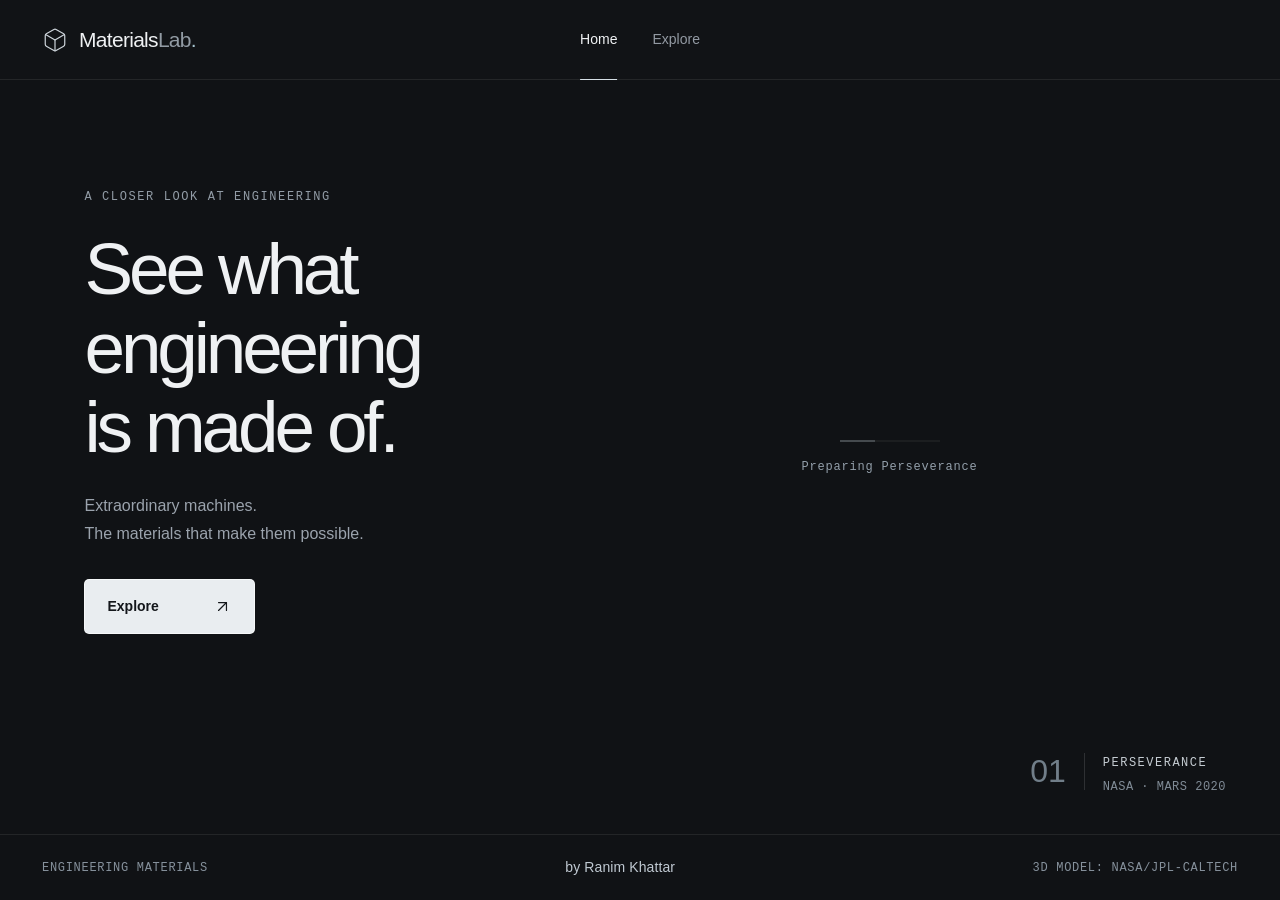
<file: index.html>
<!DOCTYPE html><html lang="en" class="dark"><head><meta charSet="utf-8"/><meta name="viewport" content="width=device-width, initial-scale=1"/><link rel="stylesheet" href="/assets/index-RGRQLokC.css" data-rsc-css-href="/assets/index-RGRQLokC.css" data-precedence="vite-rsc/importer-resources"/><link rel="modulepreload" href="/assets/layout-segment-context-BI8pfMYl.js" crossorigin=""/><link rel="modulepreload" href="/assets/rolldown-runtime-S-ySWqyJ.js" crossorigin=""/><link rel="modulepreload" href="/assets/index-z6HXnYkm.js" crossorigin=""/><link rel="modulepreload" href="/assets/framework-DC_sNd-Z.js" crossorigin=""/><link rel="modulepreload" href="/assets/page-transitions-DtdT4r3O.js" crossorigin=""/><link rel="modulepreload" href="/assets/query-DZOG5WwV.js" crossorigin=""/><link rel="modulepreload" href="/assets/Icon-CPtOFHDJ.js" crossorigin=""/><link rel="modulepreload" href="/assets/rover-viewport-DV8VqFc1.js" crossorigin=""/><title>MaterialsLab — See what engineering is made of</title><meta name="description" content="A closer look at the materials behind extraordinary machines. Inspect real hardware and experiment with material behavior."/><link rel="shortcut icon" href="/favicon.svg"/><link rel="icon" href="/favicon.svg"/><script>self.__VINEXT_RSC_PARAMS__={}</script><script>self.__VINEXT_RSC_NAV__={"pathname":"/","searchParams":[]}</script><link rel="modulepreload" href="/assets/index-z6HXnYkm.js" />
</head><body><div class="page-transition"><main class="home-page"><header class="site-header"><a href="/" class="brand" aria-label="MaterialsLab home"><svg xmlns="http://www.w3.org/2000/svg" width="26" height="26" viewBox="0 0 24 24" fill="none" stroke="currentColor" stroke-width="1.1" stroke-linecap="round" stroke-linejoin="round" class="lucide lucide-box" aria-hidden="true"><path d="M21 8a2 2 0 0 0-1-1.73l-7-4a2 2 0 0 0-2 0l-7 4A2 2 0 0 0 3 8v8a2 2 0 0 0 1 1.73l7 4a2 2 0 0 0 2 0l7-4A2 2 0 0 0 21 16Z"></path><path d="m3.3 7 8.7 5 8.7-5"></path><path d="M12 22V12"></path></svg><span>Materials<span class="brand-lab">Lab</span><span class="brand-period">.</span></span></a><nav aria-label="Main navigation"><a href="/" class="nav-link active" aria-current="page">Home</a><a href="/explore" class="nav-link">Explore</a></nav></header><section class="home-stage" aria-labelledby="home-title"><div class="home-model"><div class="rover-viewport hero" role="img" aria-label="Perseverance rover in a graphite inspection studio"><div class="canvas-shell"><div class="viewer-loading" role="status"><span class="loading-line"></span>Preparing <!-- -->Perseverance</div></div></div></div><div class="home-copy"><p class="eyebrow">A CLOSER LOOK AT ENGINEERING</p><h1 id="home-title">See what<br/>engineering<br/>is made of.</h1><p class="home-description">Extraordinary machines.<br/>The materials that make them possible.</p><a href="/explore" class="explore-button">Explore <svg xmlns="http://www.w3.org/2000/svg" width="19" height="19" viewBox="0 0 24 24" fill="none" stroke="currentColor" stroke-width="1.5" stroke-linecap="round" stroke-linejoin="round" class="lucide lucide-arrow-up-right" aria-hidden="true"><path d="M7 7h10v10"></path><path d="M7 17 17 7"></path></svg></a></div><div class="specimen-caption"><span class="specimen-number">01</span><div><span>PERSEVERANCE</span><p>NASA · MARS 2020</p></div></div></section><footer class="home-footer"><span>ENGINEERING MATERIALS</span><span class="author-credit">by Ranim Khattar</span><span class="model-credit">3D MODEL: NASA/JPL-CALTECH</span></footer></main></div><script id="_R_">import("/assets/index-z6HXnYkm.js")</script></body></html><script>self.__VINEXT_RSC_CHUNKS__=self.__VINEXT_RSC_CHUNKS__||[];self.__VINEXT_RSC_CHUNKS__.push("2:I[\"b33f7d41f94a\",[],\"PageTransitions\",1]\n3:I[\"8c0f216c4604\",[],\"Children\",1]\n4:I[\"15c18cfaeeff\",[],\"LayoutSegmentProvider\",1]\n5:I[\"8c0f216c4604\",[],\"Slot\",1]\n6:I[\"593f344dc510\",[],\"RedirectBoundary\",1]\n:HL[\"/assets/index-RGRQLokC.css\",\"style\"]\n0:{\"__route\":\"route:/\",\"__interceptionContext\":null,\"__layoutIds\":[\"layout:/\"],\"__rootLayout\":\"/\",\"page:/\":\"$L1\",\"layout:/\":[[[[\"$\",\"link\",\"css:/assets/index-RGRQLokC.css\",{\"rel\":\"stylesheet\",\"precedence\":\"vite-rsc/importer-resources\",\"href\":\"/assets/index-RGRQLokC.css\",\"data-rsc-css-href\":\"/assets/index-RGRQLokC.css\"}],\"$undefined\"],[\"$\",\"html\",null,{\"lang\":\"en\",\"className\":\"dark\",\"children\":[\"$\",\"body\",null,{\"children\":[\"$\",\"$L2\",null,{\"children\":[\"$\",\"$L3\",null,{}]}]}]}]],null],\"route:/\":[[[\"$\",\"meta\",null,{\"charSet\":\"utf-8\"}],[[\"$\",\"title\",\"0\",{\"children\":\"MaterialsLab — See what engineering is made of\"}],[\"$\",\"meta\",\"1\",{\"name\":\"description\",\"content\":\"A closer look at the materials behind extraordinary machines. Inspect real hardware and experiment with material behavior.\"}],[\"$\",\"link\",\"2\",{\"rel\":\"shortcut icon\",\"href\":\"/favicon.svg\"}],[\"$\",\"link\",\"3\",{\"rel\":\"icon\",\"href\":\"/favicon.svg\"}]],[[\"$\",\"meta\",\"0\",{\"name\":\"viewport\",\"content\":\"width=device-width, initial-scale=1\"}]]],[\"$\",\"$L4\",null,{\"segmentMap\":{\"children\":[]},\"children\":[\"$\",\"$L5\",null,{\"id\":\"layout:/\",\"parallelSlots\":\"$undefined\",\"children\":[\"$\",\"$L6\",null,{\"children\":[\"$\",\"$L4\",null,{\"segmentMap\":{\"children\":[]},\"children\":[\"$\",\"$L5\",null,{\"id\":\"page:/\"}]}]}]}]}]],\"__layoutFlags\":{\"layout:/\":\"s\"},\"__artifactCompatibility\":{\"schemaVersion\":1,\"graphVersion\":\"app-route-graph:4uhn5s1wvoptc\",\"deploymentVersion\":\"9544a689-a7cf-4fc9-b22e-ac71b7a3df4c\",\"appElementsSchemaVersion\":1,\"rscPayloadSchemaVersion\":1,\"rootBoundaryId\":\"/\",\"renderEpoch\":null}}\n")</script><script>self.__VINEXT_RSC_CHUNKS__=self.__VINEXT_RSC_CHUNKS__||[];self.__VINEXT_RSC_CHUNKS__.push("7:I[\"b33f7d41f94a\",[],\"TransitionLink\",1]\n8:I[\"339f946bc456\",[],\"default\",1]\n9:I[\"198913e6d561\",[],\"RoverViewport\",1]\n")</script><script>self.__VINEXT_RSC_CHUNKS__=self.__VINEXT_RSC_CHUNKS__||[];self.__VINEXT_RSC_CHUNKS__.push("1:[\"$\",\"main\",null,{\"className\":\"home-page\",\"children\":[[\"$\",\"header\",null,{\"className\":\"site-header\",\"children\":[[\"$\",\"$L7\",null,{\"href\":\"/\",\"className\":\"brand\",\"aria-label\":\"MaterialsLab home\",\"children\":[[\"$\",\"$L8\",null,{\"ref\":\"$undefined\",\"iconNode\":[[\"path\",{\"d\":\"M21 8a2 2 0 0 0-1-1.73l-7-4a2 2 0 0 0-2 0l-7 4A2 2 0 0 0 3 8v8a2 2 0 0 0 1 1.73l7 4a2 2 0 0 0 2 0l7-4A2 2 0 0 0 21 16Z\",\"key\":\"hh9hay\"}],[\"path\",{\"d\":\"m3.3 7 8.7 5 8.7-5\",\"key\":\"g66t2b\"}],[\"path\",{\"d\":\"M12 22V12\",\"key\":\"d0xqtd\"}]],\"className\":\"lucide-box\",\"size\":26,\"strokeWidth\":1.1}],[\"$\",\"span\",null,{\"children\":[\"Materials\",[\"$\",\"span\",null,{\"className\":\"brand-lab\",\"children\":\"Lab\"}],[\"$\",\"span\",null,{\"className\":\"brand-period\",\"children\":\".\"}]]}]]}],[\"$\",\"nav\",null,{\"aria-label\":\"Main navigation\",\"children\":[[\"$\",\"$L7\",null,{\"href\":\"/\",\"className\":\"nav-link active\",\"aria-current\":\"page\",\"children\":\"Home\"}],[\"$\",\"$L7\",null,{\"href\":\"/explore\",\"className\":\"nav-link\",\"aria-current\":\"$undefined\",\"children\":\"Explore\"}]]}]]}],[\"$\",\"section\",null,{\"className\":\"home-stage\",\"aria-labelledby\":\"home-title\",\"children\":[[\"$\",\"div\",null,{\"className\":\"home-model\",\"children\":[\"$\",\"$L9\",null,{\"mode\":\"hero\"}]}],[\"$\",\"div\",null,{\"className\":\"home-copy\",\"children\":[[\"$\",\"p\",null,{\"className\":\"eyebrow\",\"children\":\"A CLOSER LOOK AT ENGINEERING\"}],[\"$\",\"h1\",null,{\"id\":\"home-title\",\"children\":[\"See what\",[\"$\",\"br\",null,{}],\"engineering\",[\"$\",\"br\",null,{}],\"is made of.\"]}],[\"$\",\"p\",null,{\"className\":\"home-description\",\"children\":[\"Extraordinary machines.\",[\"$\",\"br\",null,{}],\"The materials that make them possible.\"]}],[\"$\",\"$L7\",null,{\"href\":\"/explore\",\"className\":\"explore-button\",\"children\":[\"Explore \",[\"$\",\"$L8\",null,{\"ref\":\"$undefined\",\"iconNode\":[[\"path\",{\"d\":\"M7 7h10v10\",\"key\":\"1tivn9\"}],[\"path\",{\"d\":\"M7 17 17 7\",\"key\":\"1vkiza\"}]],\"className\":\"lucide-arrow-up-right\",\"size\":19,\"strokeWidth\":1.5}]]}]]}],[\"$\",\"div\",null,{\"className\":\"specimen-caption\",\"children\":[[\"$\",\"span\",null,{\"className\":\"specimen-number\",\"children\":\"01\"}],[\"$\",\"div\",null,{\"children\":[[\"$\",\"span\",null,{\"children\":\"PERSEVERANCE\"}],[\"$\",\"p\",null,{\"children\":\"NASA · MARS 2020\"}]]}]]}]]}],[\"$\",\"footer\",null,{\"className\":\"home-footer\",\"children\":[[\"$\",\"span\",null,{\"children\":\"ENGINEERING MATERIALS\"}],[\"$\",\"span\",null,{\"className\":\"author-credit\",\"children\":\"by Ranim Khattar\"}],[\"$\",\"span\",null,{\"className\":\"model-credit\",\"children\":\"3D MODEL: NASA/JPL-CALTECH\"}]]}]]}]\n")</script><script>self.__VINEXT_RSC_DONE__=true</script>
</file>
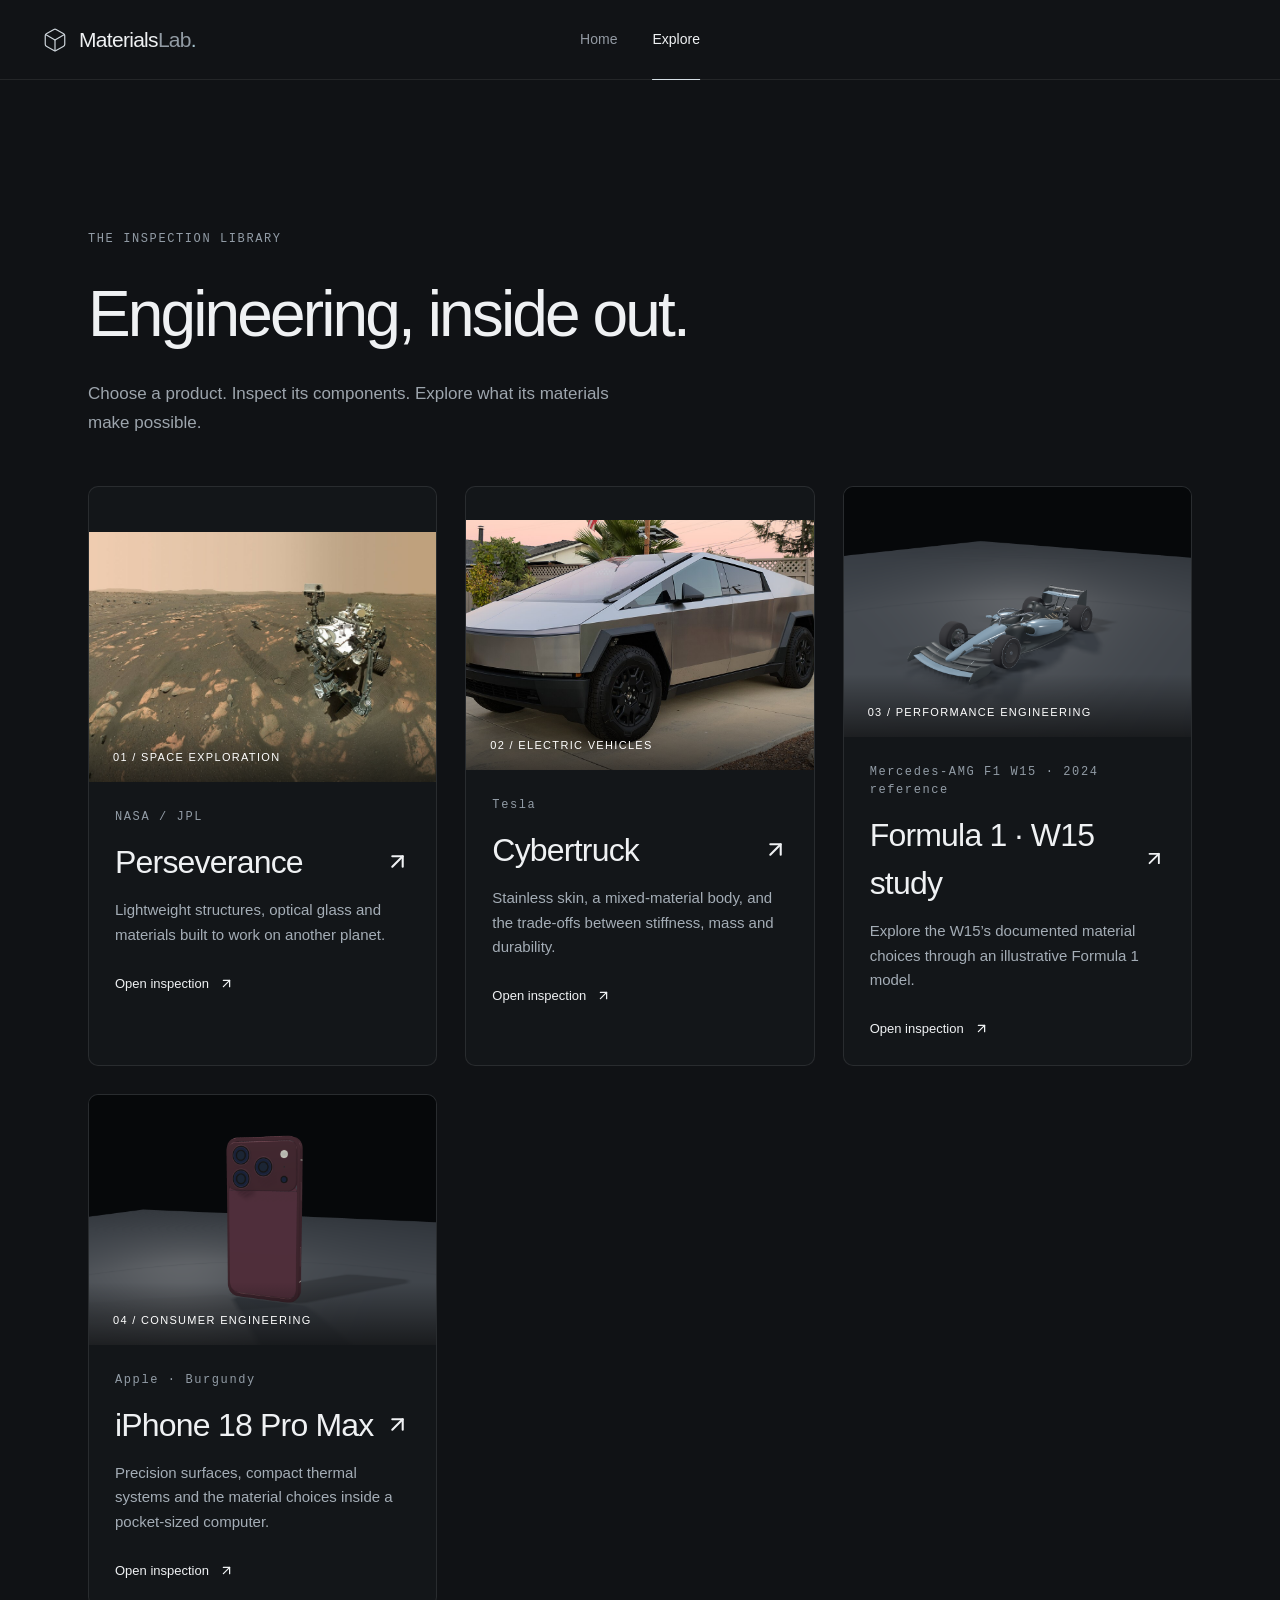
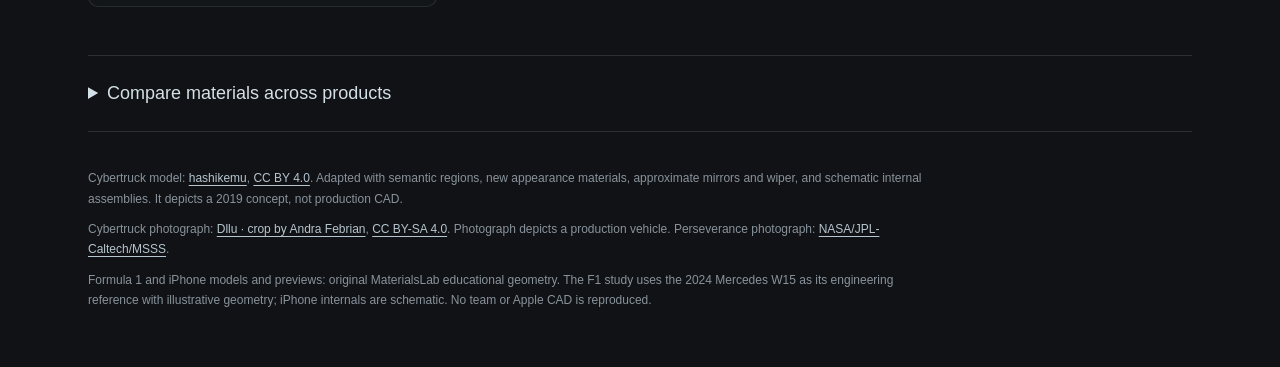
<file: explore/index.html>
<!DOCTYPE html><html lang="en" class="dark"><head><meta charSet="utf-8"/><meta name="viewport" content="width=device-width, initial-scale=1"/><link rel="preload" as="image" href="/images/perseverance-preview.jpg"/><link rel="preload" as="image" href="/images/cybertruck-preview.jpg"/><link rel="preload" as="image" href="/images/f1-preview.png"/><link rel="preload" as="image" href="/images/iphone-preview.png"/><link rel="stylesheet" href="/assets/index-RGRQLokC.css" data-rsc-css-href="/assets/index-RGRQLokC.css" data-precedence="vite-rsc/importer-resources"/><link rel="modulepreload" href="/assets/layout-segment-context-BI8pfMYl.js" crossorigin=""/><link rel="modulepreload" href="/assets/rolldown-runtime-S-ySWqyJ.js" crossorigin=""/><link rel="modulepreload" href="/assets/index-z6HXnYkm.js" crossorigin=""/><link rel="modulepreload" href="/assets/framework-DC_sNd-Z.js" crossorigin=""/><link rel="modulepreload" href="/assets/page-transitions-DtdT4r3O.js" crossorigin=""/><link rel="modulepreload" href="/assets/query-DZOG5WwV.js" crossorigin=""/><link rel="modulepreload" href="/assets/Icon-CPtOFHDJ.js" crossorigin=""/><link rel="modulepreload" href="/assets/explore-experience-BGTr6o5C.js" crossorigin=""/><link rel="modulepreload" href="/assets/rover-viewport-DV8VqFc1.js" crossorigin=""/><title>Explore engineered products — MaterialsLab</title><meta name="description" content="A closer look at the materials behind extraordinary machines. Inspect real hardware and experiment with material behavior."/><link rel="shortcut icon" href="/favicon.svg"/><link rel="icon" href="/favicon.svg"/><script>self.__VINEXT_RSC_PARAMS__={}</script><script>self.__VINEXT_RSC_NAV__={"pathname":"/explore/","searchParams":[]}</script><link rel="modulepreload" href="/assets/index-z6HXnYkm.js" />
</head><body><div class="page-transition"><main class="explore-page"><header class="site-header"><a href="/" class="brand" aria-label="MaterialsLab home"><svg xmlns="http://www.w3.org/2000/svg" width="26" height="26" viewBox="0 0 24 24" fill="none" stroke="currentColor" stroke-width="1.1" stroke-linecap="round" stroke-linejoin="round" class="lucide lucide-box" aria-hidden="true"><path d="M21 8a2 2 0 0 0-1-1.73l-7-4a2 2 0 0 0-2 0l-7 4A2 2 0 0 0 3 8v8a2 2 0 0 0 1 1.73l7 4a2 2 0 0 0 2 0l7-4A2 2 0 0 0 21 16Z"></path><path d="m3.3 7 8.7 5 8.7-5"></path><path d="M12 22V12"></path></svg><span>Materials<span class="brand-lab">Lab</span><span class="brand-period">.</span></span></a><nav aria-label="Main navigation"><a href="/" class="nav-link">Home</a><a href="/explore" class="nav-link active" aria-current="page">Explore</a></nav></header><section class="product-library"><p class="eyebrow">THE INSPECTION LIBRARY</p><h1>Engineering, inside out.</h1><p class="library-intro">Choose a product. Inspect its components. Explore what its materials make possible.</p><div class="product-grid"><button class="product-card"><div class="product-image"><img src="/images/perseverance-preview.jpg" alt="NASA Perseverance rover on Mars"/><span>01<!-- --> / <!-- -->Space exploration</span></div><div class="product-card-body"><p class="eyebrow">NASA / JPL</p><h2>Perseverance<svg xmlns="http://www.w3.org/2000/svg" width="25" height="25" viewBox="0 0 24 24" fill="none" stroke="currentColor" stroke-width="2" stroke-linecap="round" stroke-linejoin="round" class="lucide lucide-arrow-up-right" aria-hidden="true"><path d="M7 7h10v10"></path><path d="M7 17 17 7"></path></svg></h2><p>Lightweight structures, optical glass and materials built to work on another planet.</p><span class="product-action">Open inspection <svg xmlns="http://www.w3.org/2000/svg" width="15" height="15" viewBox="0 0 24 24" fill="none" stroke="currentColor" stroke-width="2" stroke-linecap="round" stroke-linejoin="round" class="lucide lucide-arrow-up-right" aria-hidden="true"><path d="M7 7h10v10"></path><path d="M7 17 17 7"></path></svg></span></div></button><button class="product-card"><div class="product-image"><img src="/images/cybertruck-preview.jpg" alt="Production Tesla Cybertruck photographed at dusk"/><span>02<!-- --> / <!-- -->Electric vehicles</span></div><div class="product-card-body"><p class="eyebrow">Tesla</p><h2>Cybertruck<svg xmlns="http://www.w3.org/2000/svg" width="25" height="25" viewBox="0 0 24 24" fill="none" stroke="currentColor" stroke-width="2" stroke-linecap="round" stroke-linejoin="round" class="lucide lucide-arrow-up-right" aria-hidden="true"><path d="M7 7h10v10"></path><path d="M7 17 17 7"></path></svg></h2><p>Stainless skin, a mixed-material body, and the trade-offs between stiffness, mass and durability.</p><span class="product-action">Open inspection <svg xmlns="http://www.w3.org/2000/svg" width="15" height="15" viewBox="0 0 24 24" fill="none" stroke="currentColor" stroke-width="2" stroke-linecap="round" stroke-linejoin="round" class="lucide lucide-arrow-up-right" aria-hidden="true"><path d="M7 7h10v10"></path><path d="M7 17 17 7"></path></svg></span></div></button><button class="product-card"><div class="product-image"><img src="/images/f1-preview.png" alt="Illustrative Formula 1 geometry for the Mercedes-AMG F1 W15 engineering study; not an exact W15 replica"/><span>03<!-- --> / <!-- -->Performance engineering</span></div><div class="product-card-body"><p class="eyebrow">Mercedes-AMG F1 W15 · 2024 reference</p><h2>Formula 1 · W15 study<svg xmlns="http://www.w3.org/2000/svg" width="25" height="25" viewBox="0 0 24 24" fill="none" stroke="currentColor" stroke-width="2" stroke-linecap="round" stroke-linejoin="round" class="lucide lucide-arrow-up-right" aria-hidden="true"><path d="M7 7h10v10"></path><path d="M7 17 17 7"></path></svg></h2><p>Explore the W15’s documented material choices through an illustrative Formula 1 model.</p><span class="product-action">Open inspection <svg xmlns="http://www.w3.org/2000/svg" width="15" height="15" viewBox="0 0 24 24" fill="none" stroke="currentColor" stroke-width="2" stroke-linecap="round" stroke-linejoin="round" class="lucide lucide-arrow-up-right" aria-hidden="true"><path d="M7 7h10v10"></path><path d="M7 17 17 7"></path></svg></span></div></button><button class="product-card"><div class="product-image"><img src="/images/iphone-preview.png" alt="Original MaterialsLab Burgundy iPhone 18 Pro Max model render"/><span>04<!-- --> / <!-- -->Consumer engineering</span></div><div class="product-card-body"><p class="eyebrow">Apple · Burgundy</p><h2>iPhone 18 Pro Max<svg xmlns="http://www.w3.org/2000/svg" width="25" height="25" viewBox="0 0 24 24" fill="none" stroke="currentColor" stroke-width="2" stroke-linecap="round" stroke-linejoin="round" class="lucide lucide-arrow-up-right" aria-hidden="true"><path d="M7 7h10v10"></path><path d="M7 17 17 7"></path></svg></h2><p>Precision surfaces, compact thermal systems and the material choices inside a pocket-sized computer.</p><span class="product-action">Open inspection <svg xmlns="http://www.w3.org/2000/svg" width="15" height="15" viewBox="0 0 24 24" fill="none" stroke="currentColor" stroke-width="2" stroke-linecap="round" stroke-linejoin="round" class="lucide lucide-arrow-up-right" aria-hidden="true"><path d="M7 7h10v10"></path><path d="M7 17 17 7"></path></svg></span></div></button></div><details class="library-comparison"><summary>Compare materials across products</summary><section class="material-comparison " aria-label="Cross-product material comparison"><p class="eyebrow">ACROSS THE INSPECTION LIBRARY</p><h2>No single best material.</h2><p>Compare reference materials and a hypothetical composite. These are not certified property sets for any product in the inspection library.</p><div class="comparison-pickers"><button type="button" role="combobox" aria-expanded="false" aria-autocomplete="none" dir="ltr" data-state="closed" data-slot="select-trigger" data-size="default" class="flex w-fit items-center justify-between gap-2 rounded-md border border-input bg-transparent px-3 py-2 text-sm whitespace-nowrap shadow-xs transition-[color,box-shadow] outline-none focus-visible:border-ring focus-visible:ring-[3px] focus-visible:ring-ring/50 disabled:cursor-not-allowed disabled:opacity-50 aria-invalid:border-destructive aria-invalid:ring-destructive/20 data-[placeholder]:text-muted-foreground data-[size=default]:h-9 data-[size=sm]:h-8 *:data-[slot=select-value]:line-clamp-1 *:data-[slot=select-value]:flex *:data-[slot=select-value]:items-center *:data-[slot=select-value]:gap-2 dark:bg-input/30 dark:hover:bg-input/50 dark:aria-invalid:ring-destructive/40 [&amp;_svg]:pointer-events-none [&amp;_svg]:shrink-0 [&amp;_svg:not([class*=&#x27;size-&#x27;])]:size-4 [&amp;_svg:not([class*=&#x27;text-&#x27;])]:text-muted-foreground" aria-label="First comparison material"><span data-slot="select-value" style="pointer-events:none"></span><svg xmlns="http://www.w3.org/2000/svg" width="24" height="24" viewBox="0 0 24 24" fill="none" stroke="currentColor" stroke-width="2" stroke-linecap="round" stroke-linejoin="round" class="lucide lucide-chevron-down size-4 opacity-50" aria-hidden="true"><path d="m6 9 6 6 6-6"></path></svg></button><select aria-hidden="true" tabindex="-1" style="position:absolute;border:0;width:1px;height:1px;padding:0;margin:-1px;overflow:hidden;clip:rect(0, 0, 0, 0);white-space:nowrap;word-wrap:normal"></select><button type="button" role="combobox" aria-expanded="false" aria-autocomplete="none" dir="ltr" data-state="closed" data-slot="select-trigger" data-size="default" class="flex w-fit items-center justify-between gap-2 rounded-md border border-input bg-transparent px-3 py-2 text-sm whitespace-nowrap shadow-xs transition-[color,box-shadow] outline-none focus-visible:border-ring focus-visible:ring-[3px] focus-visible:ring-ring/50 disabled:cursor-not-allowed disabled:opacity-50 aria-invalid:border-destructive aria-invalid:ring-destructive/20 data-[placeholder]:text-muted-foreground data-[size=default]:h-9 data-[size=sm]:h-8 *:data-[slot=select-value]:line-clamp-1 *:data-[slot=select-value]:flex *:data-[slot=select-value]:items-center *:data-[slot=select-value]:gap-2 dark:bg-input/30 dark:hover:bg-input/50 dark:aria-invalid:ring-destructive/40 [&amp;_svg]:pointer-events-none [&amp;_svg]:shrink-0 [&amp;_svg:not([class*=&#x27;size-&#x27;])]:size-4 [&amp;_svg:not([class*=&#x27;text-&#x27;])]:text-muted-foreground" aria-label="Second comparison material"><span data-slot="select-value" style="pointer-events:none"></span><svg xmlns="http://www.w3.org/2000/svg" width="24" height="24" viewBox="0 0 24 24" fill="none" stroke="currentColor" stroke-width="2" stroke-linecap="round" stroke-linejoin="round" class="lucide lucide-chevron-down size-4 opacity-50" aria-hidden="true"><path d="m6 9 6 6 6-6"></path></svg></button><select aria-hidden="true" tabindex="-1" style="position:absolute;border:0;width:1px;height:1px;padding:0;margin:-1px;overflow:hidden;clip:rect(0, 0, 0, 0);white-space:nowrap;word-wrap:normal"></select></div><div class="lab-range"><div><span>Composite fiber angle to load</span><output>0<!-- --> <!-- -->°</output></div><span dir="ltr" data-orientation="horizontal" aria-disabled="false" data-slot="slider" class="relative flex w-full touch-none items-center select-none data-[disabled]:opacity-50 data-[orientation=vertical]:h-full data-[orientation=vertical]:min-h-44 data-[orientation=vertical]:w-auto data-[orientation=vertical]:flex-col" style="--radix-slider-thumb-transform:translateX(-50%)"><span data-orientation="horizontal" data-slot="slider-track" class="relative grow overflow-hidden rounded-full bg-muted data-[orientation=horizontal]:h-1.5 data-[orientation=horizontal]:w-full data-[orientation=vertical]:h-full data-[orientation=vertical]:w-1.5"><span data-orientation="horizontal" data-slot="slider-range" class="absolute bg-primary data-[orientation=horizontal]:h-full data-[orientation=vertical]:w-full" style="left:0%;right:100%"></span></span><span style="transform:var(--radix-slider-thumb-transform);position:absolute;left:calc(0% + 0px)"><span role="slider" aria-valuemin="0" aria-valuemax="90" aria-orientation="horizontal" data-orientation="horizontal" tabindex="0" data-slot="slider-thumb" class="block size-4 shrink-0 rounded-full border border-primary bg-white shadow-sm ring-ring/50 transition-[color,box-shadow] hover:ring-4 focus-visible:ring-4 focus-visible:outline-hidden disabled:pointer-events-none disabled:opacity-50" style="display:none" data-radix-collection-item=""></span></span><input style="display:none"/></span><div class="range-ends"><span>0<!-- --> <!-- -->°</span><span>90<!-- --> <!-- -->°</span></div></div><div class="comparison-table-wrap" tabindex="0" role="region" aria-label="Material comparison table, scroll horizontally if needed"><table><thead><tr><th>Requirement</th><th>304L stainless · reference</th><th>UD composite · hypothetical</th></tr></thead><tbody><tr><th>Density (g/cm³)</th><td>7.90</td><td>1.60 · assumed</td></tr><tr><th>Young’s modulus (GPa)</th><td>200</td><td>135.0 · model</td></tr><tr><th>Specific stiffness E/ρ (MJ/kg)</th><td>25.3</td><td>84.4 · model</td></tr><tr><th>Strength</th><td>Product-form / condition dependent</td><td>Not modeled; requires directional tensile, compressive and shear strengths</td></tr><tr><th>Deformation / failure</th><td>Ductile plasticity possible; no production Cybertruck curve established</td><td>Anisotropic; matrix cracks, fiber failure and delamination are distinct</td></tr><tr><th>Temperature capability</th><td>Strength and corrosion limits depend on service; melting point is not an allowable</td><td>Polymer matrix and interfaces can limit use well before carbon fibers</td></tr><tr><th>Manufacturing</th><td>Sheet forming and joining; work hardening affects fabrication</td><td>Ply placement, cure, bonding and nondestructive inspection</td></tr><tr><th>Cost drivers</th><td>Grade, finish, quantity and tooling dependent</td><td>Layup, cure time, waste and inspection affect cost; no price asserted</td></tr><tr><th>Repairability</th><td>Metal repair routes exist; part and damage dependent</td><td>Hidden damage and layup continuity complicate qualification of repairs</td></tr><tr><th>Toughness / fracture resistance</th><td colSpan="2">Not ranked. Tensile work to fracture, impact energy, Kᵢ꜀ and interlaminar Gᵢ꜀ are different quantities; loading mode and test conditions must match.</td></tr></tbody></table></div><p class="comparison-scope">304L physical values: Outokumpu Core 304L/4307, 20°C. Aluminum: Kaiser T6/T651 table (E test temperature unstated; density 20°C). Titanium: TIMET reference density; E withheld here because texture, treatment and direction matter. Composite: E₁ 135, E₂ 10, G₁₂ 5 GPa, ν₁₂ 0.3, assumed density 1.6 g/cm³. E/ρ is a specific elastic property, not a complete lightweight-design index.</p><div class="comparison-links"><a href="https://www.outokumpu.com/-/media/files/products/core/outokumpu-core-range-datasheet.pdf?modified=20251117111909&amp;revision=025e9931-a1d5-4c8f-8ff5-f881d38916da" target="_blank" rel="noreferrer">First material reference ↗</a><a href="https://web.mit.edu/course/3/3.11/www/modules/laminates.pdf" target="_blank" rel="noreferrer">Second material reference ↗</a></div></section></details><div class="asset-credits"><p>Cybertruck model: <a href="https://skfb.ly/6QSBr" target="_blank" rel="noreferrer">hashikemu</a>, <a href="https://creativecommons.org/licenses/by/4.0/">CC BY 4.0</a>. Adapted with semantic regions, new appearance materials, approximate mirrors and wiper, and schematic internal assemblies. It depicts a 2019 concept, not production CAD.</p><p>Cybertruck photograph: <a href="https://commons.wikimedia.org/wiki/File:Foundation_series_Cybertruck_at_dusk_in_San_Jose_dllu_(cropped).jpg">Dllu · crop by Andra Febrian</a>, <a href="https://creativecommons.org/licenses/by-sa/4.0/">CC BY-SA 4.0</a>. Photograph depicts a production vehicle. Perseverance photograph: <a href="https://science.nasa.gov/photojournal/perseverances-selfie-with-ingenuity/">NASA/JPL-Caltech/MSSS</a>.</p></div><p class="asset-credits">Formula 1 and iPhone models and previews: original MaterialsLab educational geometry. The F1 study uses the 2024 Mercedes W15 as its engineering reference with illustrative geometry; iPhone internals are schematic. No team or Apple CAD is reproduced.</p></section></main></div><script id="_R_">import("/assets/index-z6HXnYkm.js")</script></body></html><script>self.__VINEXT_RSC_CHUNKS__=self.__VINEXT_RSC_CHUNKS__||[];self.__VINEXT_RSC_CHUNKS__.push("2:I[\"b33f7d41f94a\",[],\"PageTransitions\",1]\n3:I[\"8c0f216c4604\",[],\"Children\",1]\n4:I[\"15c18cfaeeff\",[],\"LayoutSegmentProvider\",1]\n5:I[\"8c0f216c4604\",[],\"Slot\",1]\n6:I[\"593f344dc510\",[],\"RedirectBoundary\",1]\n:HL[\"/assets/index-RGRQLokC.css\",\"style\"]\n0:{\"__route\":\"route:/explore/\",\"__interceptionContext\":null,\"__layoutIds\":[\"layout:/\"],\"__rootLayout\":\"/\",\"page:/explore/\":\"$L1\",\"layout:/\":[[[[\"$\",\"link\",\"css:/assets/index-RGRQLokC.css\",{\"rel\":\"stylesheet\",\"precedence\":\"vite-rsc/importer-resources\",\"href\":\"/assets/index-RGRQLokC.css\",\"data-rsc-css-href\":\"/assets/index-RGRQLokC.css\"}],\"$undefined\"],[\"$\",\"html\",null,{\"lang\":\"en\",\"className\":\"dark\",\"children\":[\"$\",\"body\",null,{\"children\":[\"$\",\"$L2\",null,{\"children\":[\"$\",\"$L3\",null,{}]}]}]}]],null],\"route:/explore/\":[[[\"$\",\"meta\",null,{\"charSet\":\"utf-8\"}],[[\"$\",\"title\",\"0\",{\"children\":\"Explore engineered products — MaterialsLab\"}],[\"$\",\"meta\",\"1\",{\"name\":\"description\",\"content\":\"A closer look at the materials behind extraordinary machines. Inspect real hardware and experiment with material behavior.\"}],[\"$\",\"link\",\"2\",{\"rel\":\"shortcut icon\",\"href\":\"/favicon.svg\"}],[\"$\",\"link\",\"3\",{\"rel\":\"icon\",\"href\":\"/favicon.svg\"}]],[[\"$\",\"meta\",\"0\",{\"name\":\"viewport\",\"content\":\"width=device-width, initial-scale=1\"}]]],[\"$\",\"$L4\",null,{\"segmentMap\":{\"children\":[\"explore\"]},\"children\":[\"$\",\"$L5\",null,{\"id\":\"layout:/\",\"parallelSlots\":\"$undefined\",\"children\":[\"$\",\"$L6\",null,{\"children\":[\"$\",\"$L4\",null,{\"segmentMap\":{\"children\":[]},\"children\":[\"$\",\"$L5\",null,{\"id\":\"page:/explore/\"}]}]}]}]}]],\"__layoutFlags\":{\"layout:/\":\"s\"},\"__artifactCompatibility\":{\"schemaVersion\":1,\"graphVersion\":\"app-route-graph:i7zqxo1xdk1t3\",\"deploymentVersion\":\"9544a689-a7cf-4fc9-b22e-ac71b7a3df4c\",\"appElementsSchemaVersion\":1,\"rscPayloadSchemaVersion\":1,\"rootBoundaryId\":\"/\",\"renderEpoch\":null}}\n")</script><script>self.__VINEXT_RSC_CHUNKS__=self.__VINEXT_RSC_CHUNKS__||[];self.__VINEXT_RSC_CHUNKS__.push("7:I[\"b33f7d41f94a\",[],\"TransitionLink\",1]\n8:I[\"339f946bc456\",[],\"default\",1]\n9:I[\"87715e4622ae\",[],\"ExploreExperience\",1]\n1:[\"$\",\"main\",null,{\"className\":\"explore-page\",\"children\":[[\"$\",\"header\",null,{\"className\":\"site-header\",\"children\":[[\"$\",\"$L7\",null,{\"href\":\"/\",\"className\":\"brand\",\"aria-label\":\"MaterialsLab home\",\"children\":[[\"$\",\"$L8\",null,{\"ref\":\"$undefined\",\"iconNode\":[[\"path\",{\"d\":\"M21 8a2 2 0 0 0-1-1.73l-7-4a2 2 0 0 0-2 0l-7 4A2 2 0 0 0 3 8v8a2 2 0 0 0 1 1.73l7 4a2 2 0 0 0 2 0l7-4A2 2 0 0 0 21 16Z\",\"key\":\"hh9hay\"}],[\"path\",{\"d\":\"m3.3 7 8.7 5 8.7-5\",\"key\":\"g66t2b\"}],[\"path\",{\"d\":\"M12 22V12\",\"key\":\"d0xqtd\"}]],\"className\":\"lucide-box\",\"size\":26,\"strokeWidth\":1.1}],[\"$\",\"span\",null,{\"children\":[\"Materials\",[\"$\",\"span\",null,{\"className\":\"brand-lab\",\"children\":\"Lab\"}],[\"$\",\"span\",null,{\"className\":\"brand-period\",\"children\":\".\"}]]}]]}],[\"$\",\"nav\",null,{\"aria-label\":\"Main navigation\",\"children\":[[\"$\",\"$L7\",null,{\"href\":\"/\",\"className\":\"nav-link\",\"aria-current\":\"$undefined\",\"children\":\"Home\"}],[\"$\",\"$L7\",null,{\"href\":\"/explore\",\"className\":\"nav-link active\",\"aria-current\":\"page\",\"children\":\"Explore\"}]]}]]}],[\"$\",\"$L9\",null,{}]]}]\n")</script><script>self.__VINEXT_RSC_DONE__=true</script>
</file>
